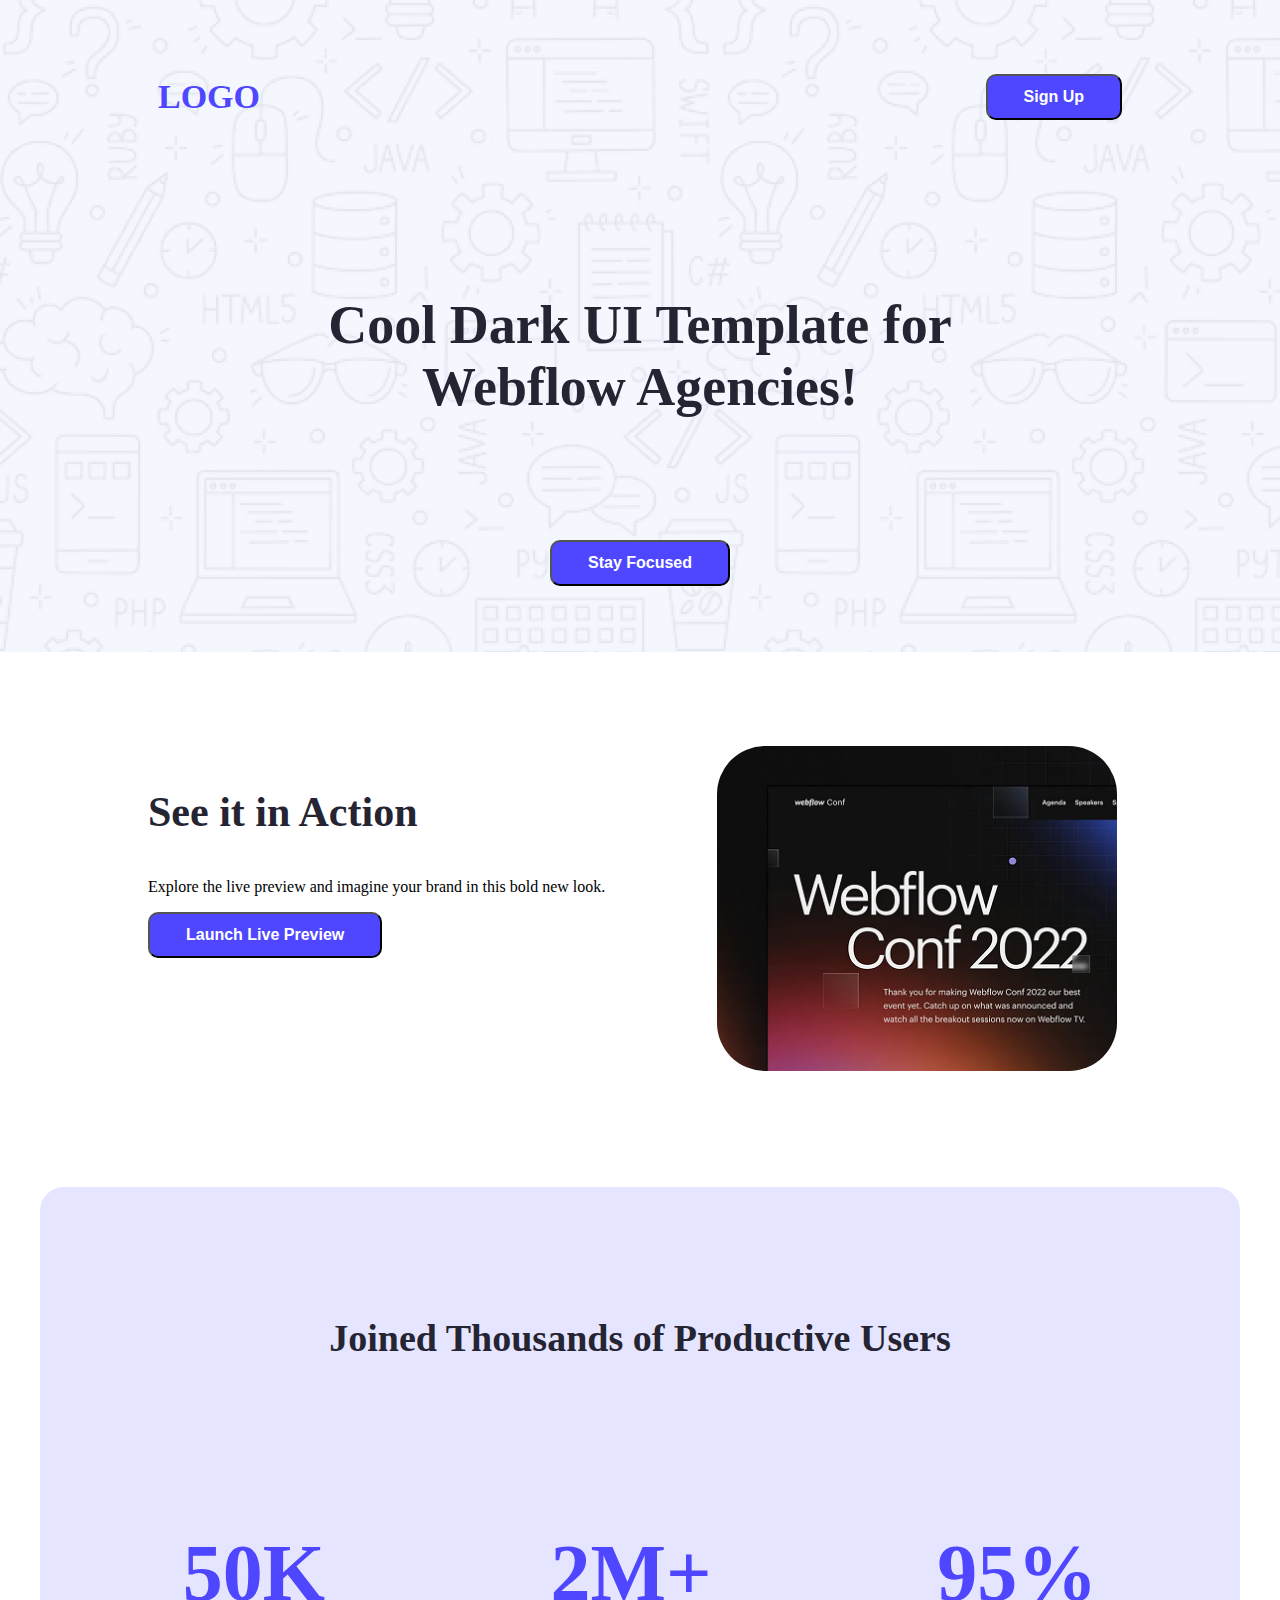
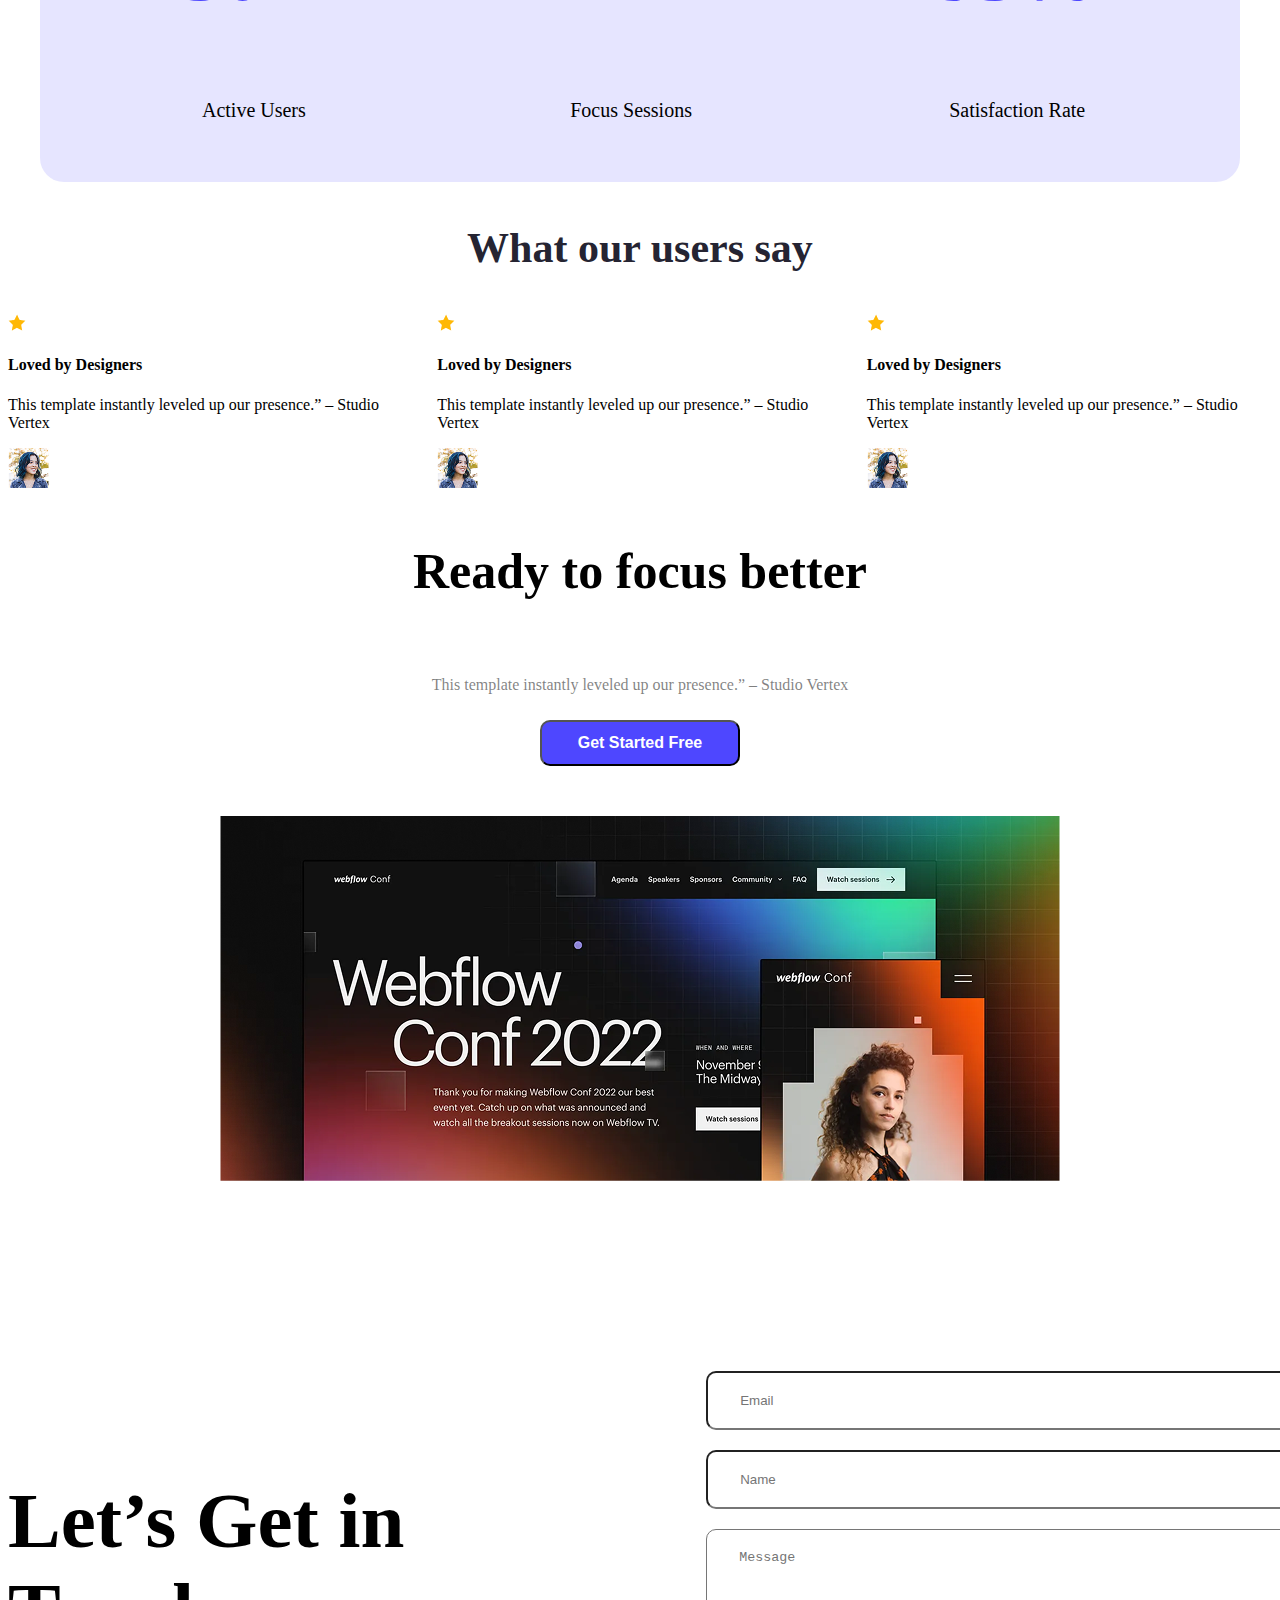
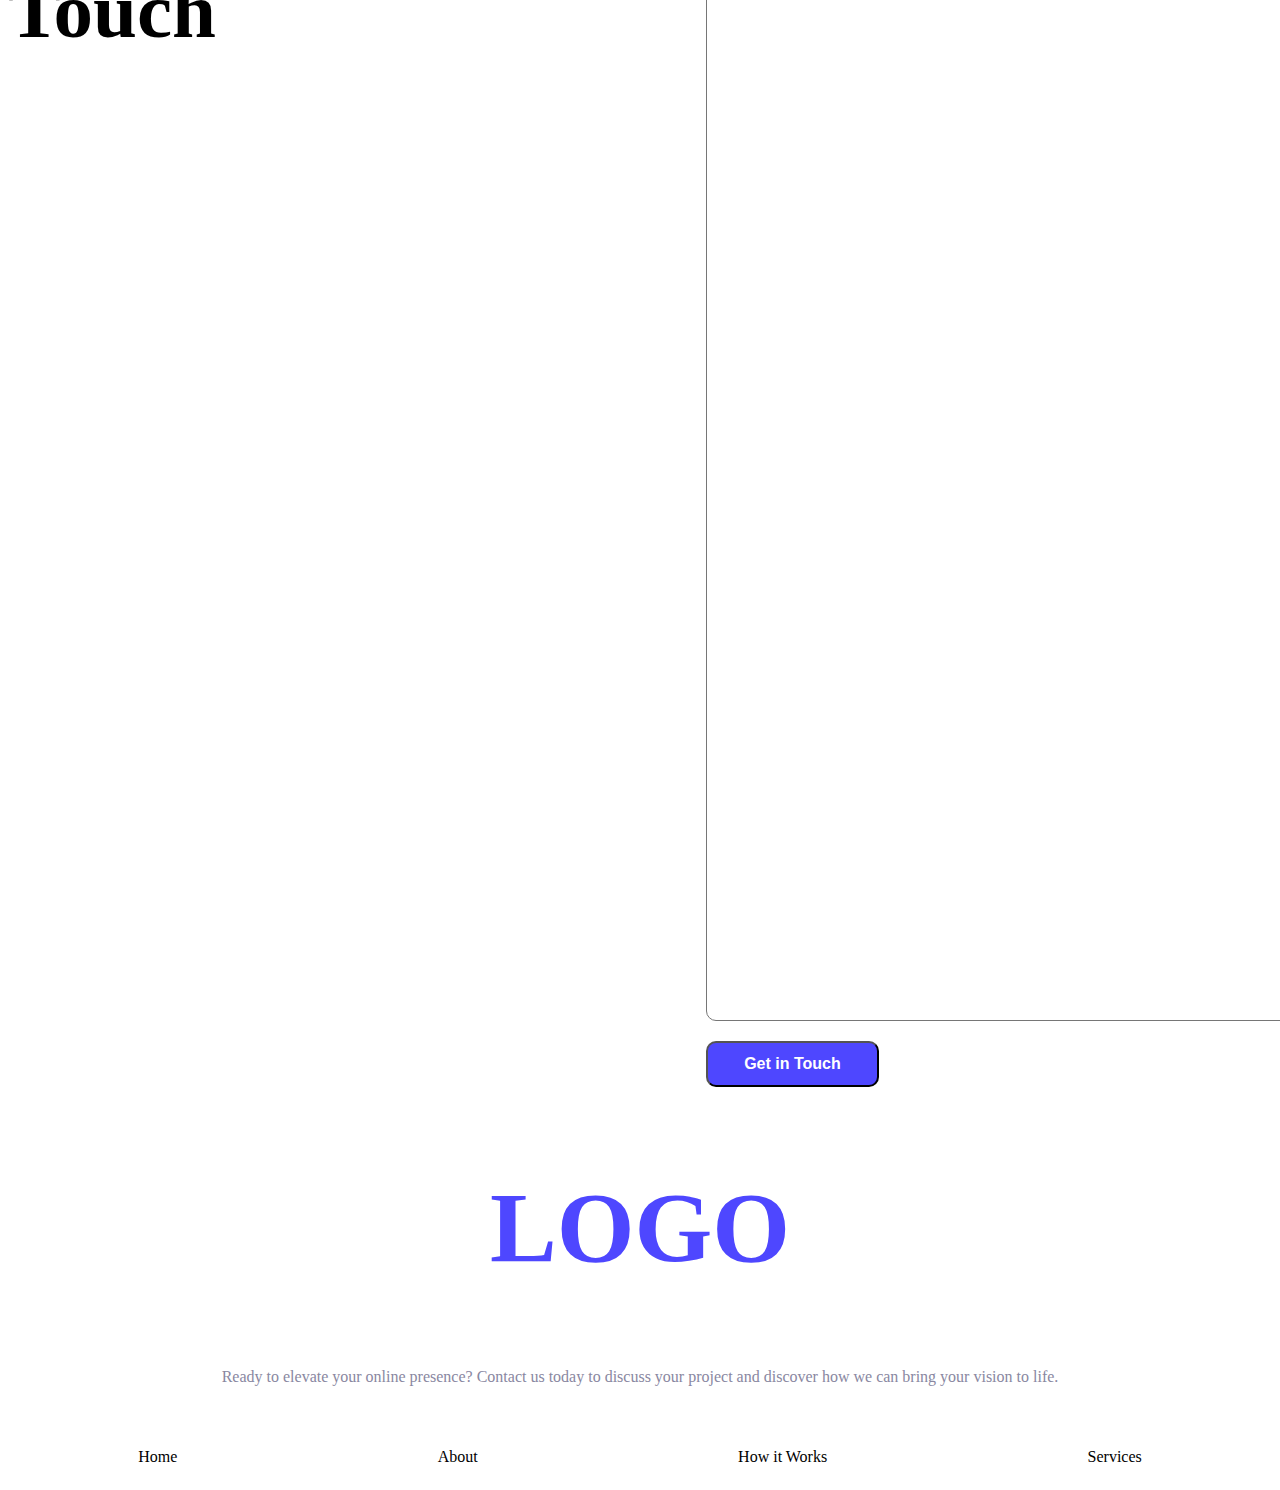
<file: Index.html>
<!DOCTYPE html>
<html lang="en">
<head>
    <meta charset="UTF-8">
    <meta name="viewport" content="width=device-width, initial-scale=1.0">
    <title>Document</title>
    <link rel="stylesheet" href="styles/assaign.css">
</head>
<body class="header">
    <header>
       <nav>
        <h2 class="nav-title">LOGO</h2> 
        <button class="btn-primary"> Sign Up</button>
       </nav>
         
    </header>
    <main>
        <section class="about">
            <h5 class="section-title">Cool Dark UI Template for Webflow Agencies!</h5>
            <button class="btn-primary"> Stay Focused</button>
        </section>
        <div class="banner">
            <div class="banner-content">
                <h3 class="banner-title">See it in Action</h3>
                <p class="banner-description">Explore the live preview and imagine your brand in this bold new look.</p>
                <button class="btn-primary">Launch Live Preview</button>
            </div>
            <img class="banner-profile-pic" src="Assets/wc-mini.png" alt=""> 
       </div>
       <section class="us secondary-bg">
            <h6 class="section-content">Joined Thousands of Productive Users</h6>
            <div class="us-items">
         <div class="us-item">
            <p class="item-title">50K</p>
            <p class="item-description">Active Users</p>
         </div>
         <div class="us-item">
            <p class="item-title">2M+</p>
            <p class="item-description">Focus Sessions</p>
         </div>
         <div class="us-item">
            <p class="item-title">95%</p>
            <p class="item-description">Satisfaction Rate</p>
         </div>   
       </section>
        
        </div>
        <section  class="skills">
            <h3 class="section-skill">What our users say</h3>
            <div class="skill-container">
                <div class="skill">
                    <img src="Assets/icon-star.png" alt="">
                    <h4 class="skill-title">Loved by Designers</h4>
                    <p class="skill-description">This template instantly leveled up our presence.” – Studio Vertex</p>
                    <img src="Assets/avatar.png" alt="">
                </div>
                <div class="skill">
                    <img src="Assets/icon-star.png" alt="">
                    <h4 class="skill-title">Loved by Designers</h4>
                    <p class="skill-description">This template instantly leveled up our presence.” – Studio Vertex</p>
                    <img src="Assets/avatar.png" alt="">
                </div>
                <div class="skill">
                    <img src="Assets/icon-star.png" alt="">
                    <h4 class="skill-title">Loved by Designers</h4>
                    <p class="skill-description">This template instantly leveled up our presence.” – Studio Vertex</p>
                    <img src="Assets/avatar.png" alt="">
                </div>
            </div>

        </section>
        <section class="main">
            <div class="photo">
            <h3 class="photo-title">Ready to focus better</h3>
            <p class="photo-description">This template instantly leveled up our presence.” – Studio Vertex</p>
            <button class="btn-primary">Get Started Free</button>
            
        </div>
        <div>
            <img class="pic" src="Assets/wc-big.png" alt="">
        </div>
        </section>
    <section class="code-bar">
        <div class="code">
         <h4 class="code-title">Let’s Get in Touch</h4>   
        </div>
        <div  class="code-information">
            <form action="">
                <input type="email" name="" id="" placeholder="Email">
                <input type="text" name="" id="" placeholder="Name">
                <textarea name="" id="" cols="30" rows="70" placeholder="Message"></textarea>
               <input class="btn-primary" type="button" value="Get in Touch">
            </form>
        </div>
    </section>    

    </main>
    <footer>
        <h2 class="sign">LOGO</h2>
        <p class="footer-description">Ready to elevate your online presence? Contact us today to discuss your project and discover how we can bring your vision to life.</p>
        <div class="footer-bar">
            <p>Home</p>
            <p>About</p>
            <p>How it Works</p>
            <p>Services</p>
        </div>
    </footer>
</body>
</html>
</file>
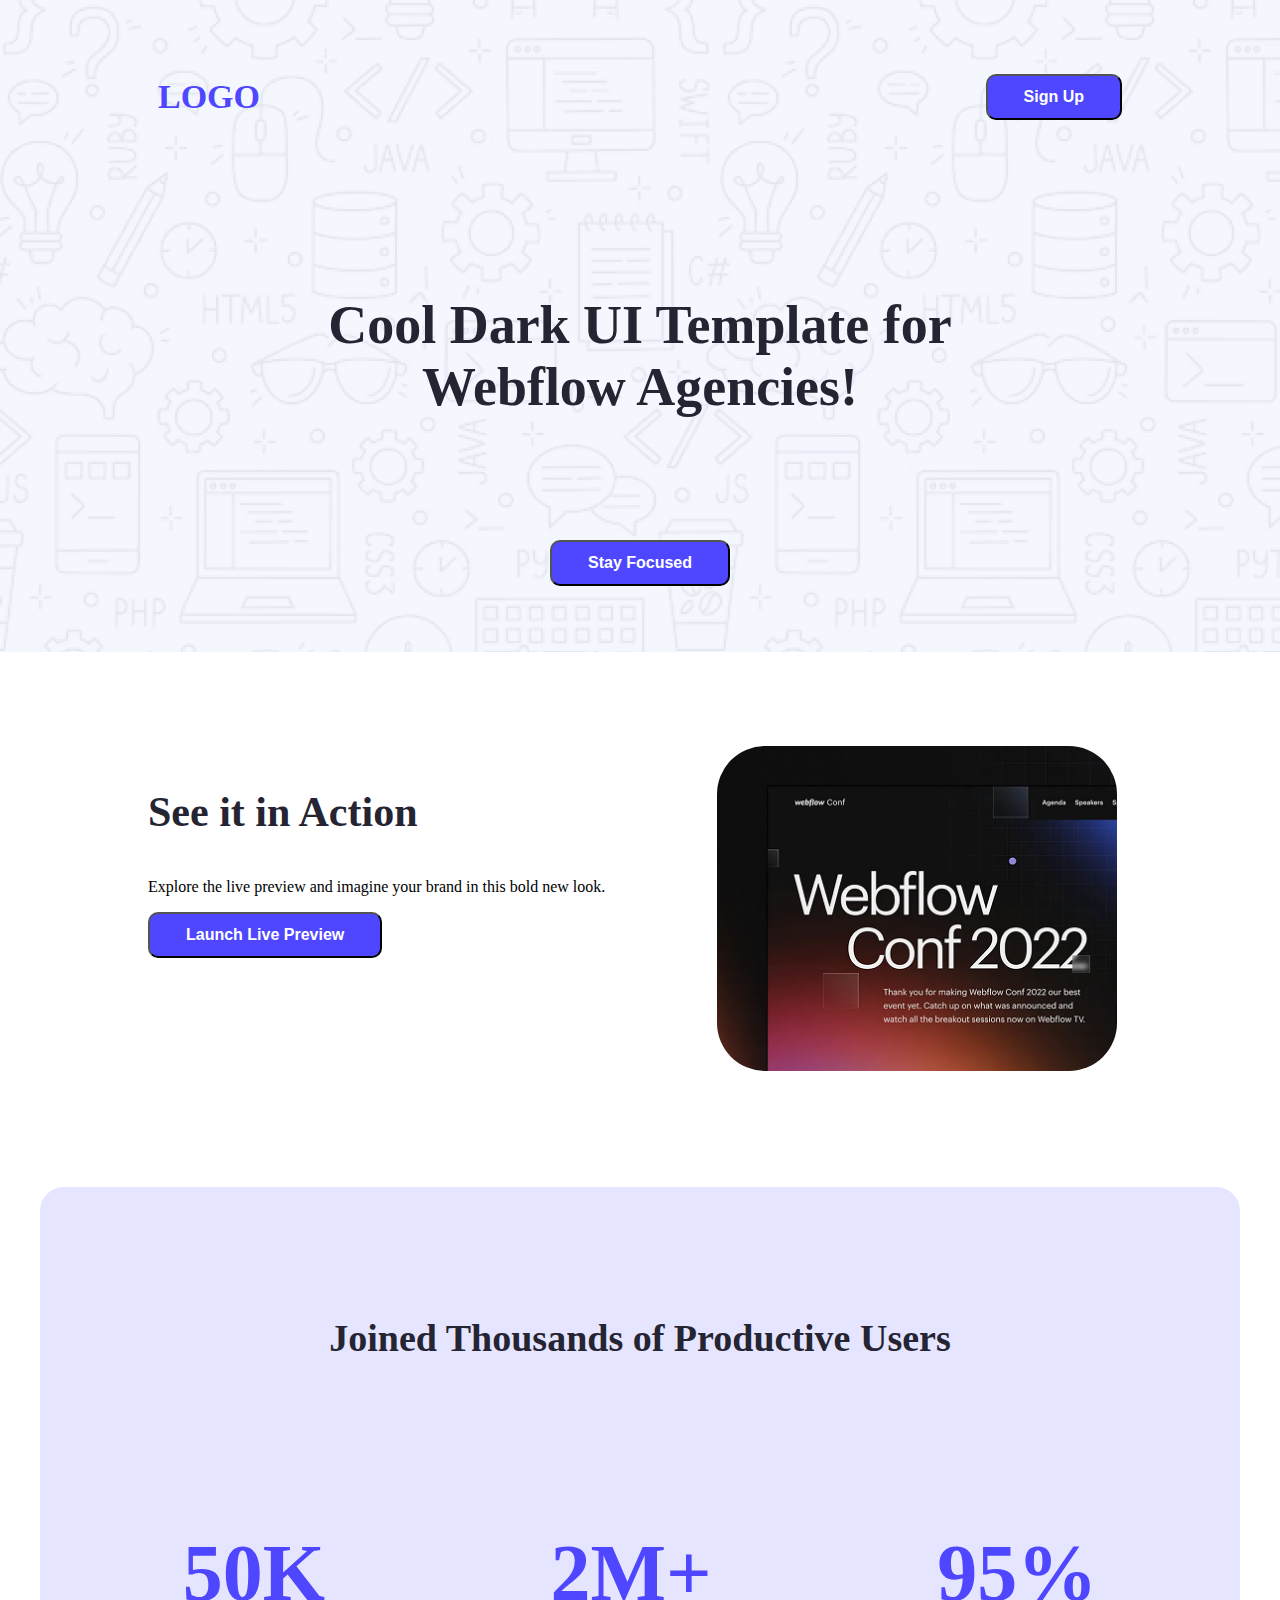
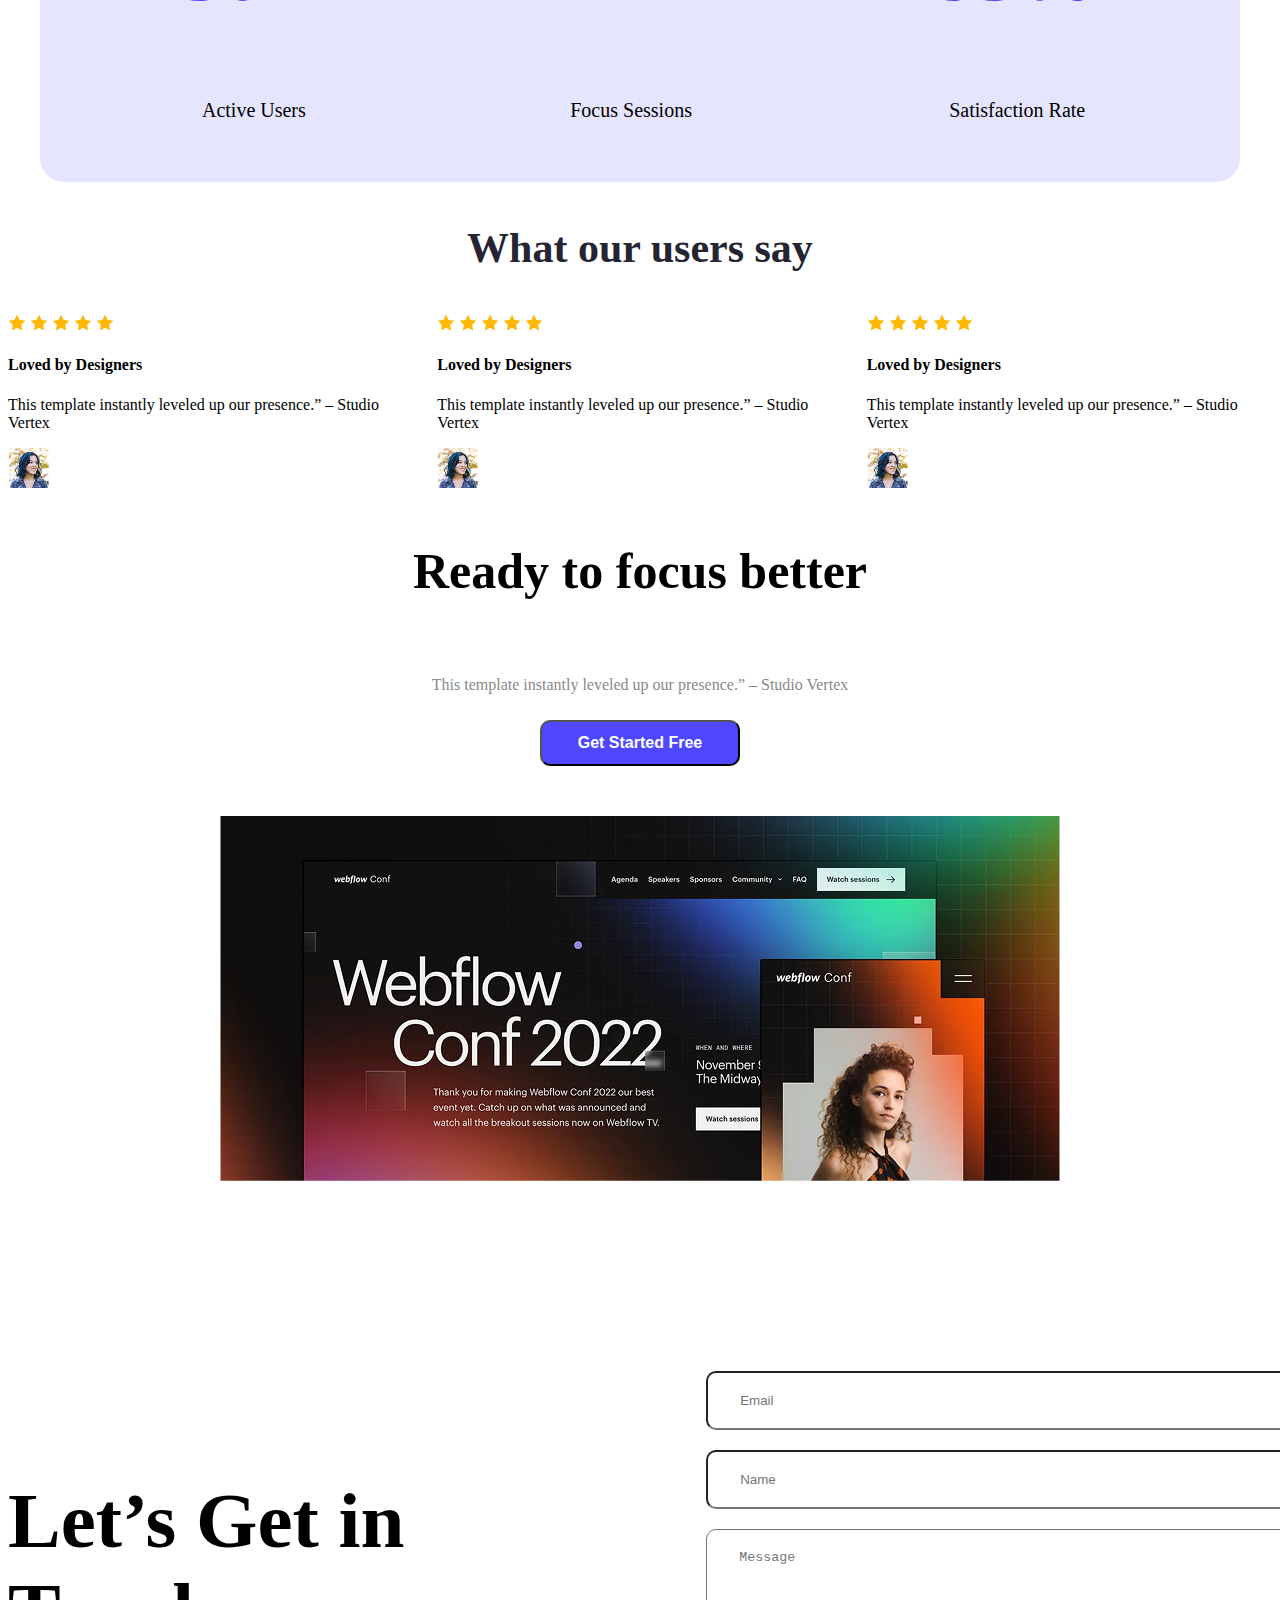
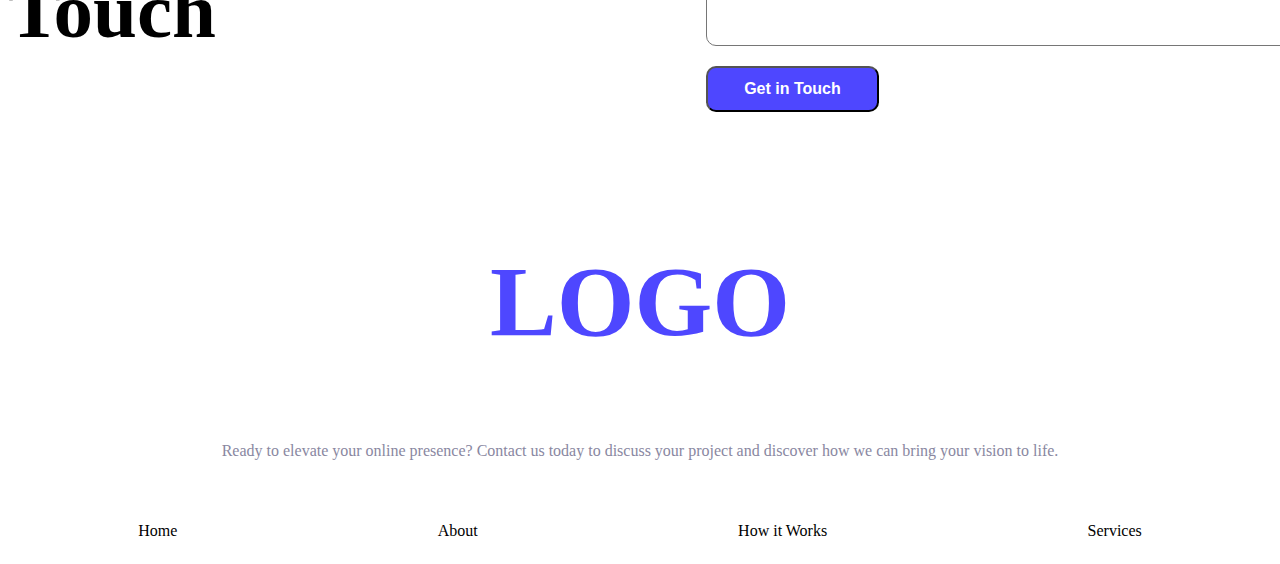
<file: index.html>
<!DOCTYPE html>
<html lang="en">
<head>
    <meta charset="UTF-8">
    <meta name="viewport" content="width=device-width, initial-scale=1.0">
    <title>Document</title>
    <link rel="stylesheet" href="styles/assaign.css">
</head>
<body class="header">
    <header>
       <nav>
        <h2 class="nav-title">LOGO</h2> 
        <button class="btn-primary"> Sign Up</button>
       </nav>
         
    </header>
    <main>
        <section class="about">
            <h5 class="section-title">Cool Dark UI Template for Webflow Agencies!</h5>
            <button class="btn-primary"> Stay Focused</button>
        </section>
        <div class="banner">
            <div class="banner-content">
                <h3 class="banner-title">See it in Action</h3>
                <p class="banner-description">Explore the live preview and imagine your brand in this bold new look.</p>
                <button class="btn-primary">Launch Live Preview</button>
            </div>
            <img class="banner-profile-pic" src="Assets/wc-mini.png" alt=""> 
       </div>
       <section class="us secondary-bg">
            <h6 class="section-content">Joined Thousands of Productive Users</h6>
            <div class="us-items">
         <div class="us-item">
            <p class="item-title">50K</p>
            <p class="item-description">Active Users</p>
         </div>
         <div class="us-item">
            <p class="item-title">2M+</p>
            <p class="item-description">Focus Sessions</p>
         </div>
         <div class="us-item">
            <p class="item-title">95%</p>
            <p class="item-description">Satisfaction Rate</p>
         </div>   
       </section>
        
        </div>
        <section  class="skills">
            <h3 class="section-skill">What our users say</h3>
            <div class="skill-container">
                <div class="skill">
                    <div class="stars">
                        <img src="Assets/icon-star.png" alt="star">
                        <img src="Assets/icon-star.png" alt="star">
                        <img src="Assets/icon-star.png" alt="star">
                        <img src="Assets/icon-star.png" alt="star">
                        <img src="Assets/icon-star.png" alt="star">
                    </div>
                    <h4 class="skill-title">Loved by Designers</h4>
                    <p class="skill-description">This template instantly leveled up our presence.” – Studio Vertex</p>
                    <img src="Assets/avatar.png" alt="">
                </div>
                <div class="skill">
                    <div class="stars">
                        <img src="Assets/icon-star.png" alt="star">
                        <img src="Assets/icon-star.png" alt="star">
                        <img src="Assets/icon-star.png" alt="star">
                        <img src="Assets/icon-star.png" alt="star">
                        <img src="Assets/icon-star.png" alt="star">
                    </div>
                    <h4 class="skill-title">Loved by Designers</h4>
                    <p class="skill-description">This template instantly leveled up our presence.” – Studio Vertex</p>
                    <img src="Assets/avatar.png" alt="">
                </div>
                <div class="skill">
                    <div class="stars">
                        <img src="Assets/icon-star.png" alt="star">
                        <img src="Assets/icon-star.png" alt="star">
                        <img src="Assets/icon-star.png" alt="star">
                        <img src="Assets/icon-star.png" alt="star">
                        <img src="Assets/icon-star.png" alt="star">
                    </div>
                    <h4 class="skill-title">Loved by Designers</h4>
                    <p class="skill-description">This template instantly leveled up our presence.” – Studio Vertex</p>
                    <img src="Assets/avatar.png" alt="">
                </div>
            </div>

        </section>
        <section class="main">
            <div class="photo">
            <h3 class="photo-title">Ready to focus better</h3>
            <p class="photo-description">This template instantly leveled up our presence.” – Studio Vertex</p>
            <button class="btn-primary">Get Started Free</button>
            
        </div>
        <div>
            <img class="pic" src="Assets/wc-big.png" alt="">
        </div>
        </section>
    <section class="code-bar">
        <div class="code">
         <h4 class="code-title">Let’s Get in Touch</h4>   
        </div>
        <div  class="code-information">
            <form action="">
                <input type="email" name="" id="" placeholder="Email">
                <input type="text" name="" id="" placeholder="Name">
                <textarea name="" id="" cols="30" rows="5" placeholder="Message"></textarea>
               <input class="btn-primary" type="button" value="Get in Touch">
            </form>
        </div>
    </section>    

    </main>
    <footer>
        <h2 class="sign">LOGO</h2>
        <p class="footer-description">Ready to elevate your online presence? Contact us today to discuss your project and discover how we can bring your vision to life.</p>
        <div class="footer-bar">
            <p>Home</p>
            <p>About</p>
            <p>How it Works</p>
            <p>Services</p>
        </div>
    </footer>
</body>
</html>
</file>
<file: styles/assaign.css>
/* header */
.header{
    background-image: url(../Assets/Hero-bg.png);
    background-repeat: repeat-x;
    
}
.about{
    text-align: center;
    font-weight: bold;
    font-size: 65px;
    margin: 150px 260px 110px 260px;
    color:#252432 ;
}

/* nav styles */
nav{
    display: flex;
    align-items: center;
    justify-content: space-between;
    margin: 50px 150px;
}
.nav-title{
    font-weight: 700;
    font-size: 34px;
    color: rgba(78, 71, 255, 1);
}
.btn-primary{
    background-color: #4E47FF;
    font-weight: bold;
    font-size: 16px;
    padding: 12px 36px;
    color:#FFFFFF ;
    border-radius: 10px;
}
.title{
   font-weight: bold; 
   font-size: 42px;
   color: #252432;
}
.sub-title{
    font-weight: 300;
    font-size: 24px;
    color:#252432 ;
  
}
.description{
   display: flex;
    align-items: center;
    justify-content: space-between;
    margin: 50px 150px;
}
/* banner styles */
.banner{
    display: flex;
    justify-content: space-between;
    margin: 160px 155px 0 140px;
}
.banner-content{
  max-width: 560px ;  
}
.banner-title{
  font-weight: bold; 
  font-size: 42px; 
  color:#252432 ;
}
.banner-profile-pic{
    width: 400px;
    border-radius: 48px;
}
/* section styles */
.section-content{
    font-weight: bold;
    font-size: 38px;
    color: #252432;
}
.secondary-bg{
    background-color: rgba(78, 71, 255, 0.14);
}
/* us styles */
.us{
    border-radius: 24px;
    max-width: 1140px;
    margin: 0 auto;
    padding: 40px 30px;
    text-align: center;
    margin-top: 116px;
} 
.us-items{
    display: flex;
    justify-content: space-around;
  
} 
.item-title{
    font-weight: bold;
    font-size: 80px;
    color: #4e47ff;
   
}
.item-description{
    font-weight: 300;
    font-size: 20px;
    color: #000000;
    
}
/* skills styles */
.section-skill{
    text-align: center;
    font-weight: bold;
    font-size: 42px;
    color:#252432 ;
}
.skill-container{
    display: flex;
    align-items: center;
    gap: 24px  ;
    justify-content: center;
}
/* photo styles */
.photo-title{
    font-weight: bold;
    font-size: 50px;
    color:#000000 ;
}
.photo-description{
   color: rgba(0, 0, 0, 0.5);
}
.main {
    background-color:#FFFFFF ;
    gap: 100px;
}

.photo {
    display: flex;
    flex-direction: column; /* stack title, description, button */
    align-items: center; /* center horizontally */
    text-align: center; /* align text center */
    gap: 10px;
}

.pic {
  display: block;      
  margin: 0 auto;
       

  padding: 50px 150px 190px 150px;
}
/* code styles */
.code-title{
    font-weight: bold;
    font-size: 79px;
    color: #000000;
}

.code-bar{
    display: flex;
    gap: 100px;
    
}
section input[type="email"], section input[type="text"], section textarea{
    height: 40;
    border-radius: 10px;
    background-color: #FFFFFF;
    display: block;
    width: 80%;
    padding: 20px 300px 20px 32px;
    margin-bottom: 20px;
    

}
/* footer styles */
.sign{
    font-weight: 900;
    font-size: 100px;
    color:rgba(78, 71, 255, 1) ;
    text-align: center;
}
.footer-description{
    color: #8987A1;
    text-align: center;
    height: 48px;
}
.footer-bar{
    justify-content: center;
    justify-content: space-around;
   
    display: flex;
   


}
</file>
